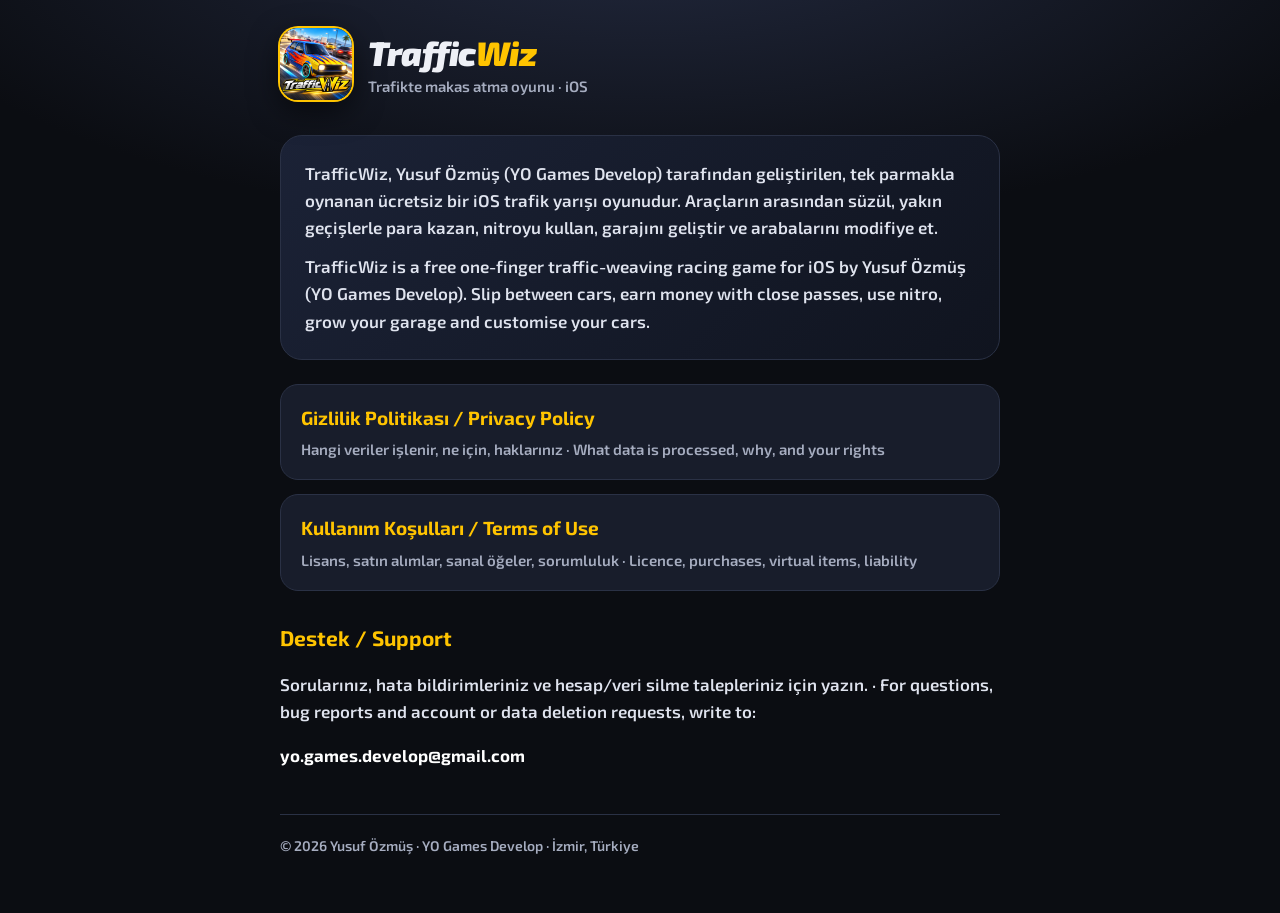
<file: index.html>
<!doctype html>
<html lang="tr">
<head>
<meta charset="utf-8">
<meta name="viewport" content="width=device-width, initial-scale=1">
<title>TrafficWiz</title>
<meta name="description" content="TrafficWiz: tek parmakla trafiğin arasından süzül, makas at, nitroyu bas. iOS için ücretsiz araba oyunu.">
<link rel="icon" type="image/png" href="favicon.png">
<link rel="apple-touch-icon" href="apple-touch-icon.png">
<link rel="stylesheet" href="style.css">
</head>
<body>
<div class="wrap">
  <header class="brand">
    <a href="index.html"><img src="icon.png" alt="TrafficWiz simgesi"></a>
    <div>
      <div class="name"><a href="index.html">Traffic<b>Wiz</b></a></div>
      <div class="sub">Trafikte makas atma oyunu · iOS</div>
    </div>
  </header>

  <div class="hero">
    <p>TrafficWiz, Yusuf Özmüş (YO Games Develop) tarafından geliştirilen, tek parmakla oynanan ücretsiz bir iOS trafik yarışı oyunudur. Araçların arasından süzül, yakın geçişlerle para kazan, nitroyu kullan, garajını geliştir ve arabalarını modifiye et.</p>
    <p>TrafficWiz is a free one-finger traffic-weaving racing game for iOS by Yusuf Özmüş (YO Games Develop). Slip between cars, earn money with close passes, use nitro, grow your garage and customise your cars.</p>
  </div>

  <div class="cards">
    <a class="card" href="privacy.html">
      <div class="t">Gizlilik Politikası / Privacy Policy</div>
      <div class="d">Hangi veriler işlenir, ne için, haklarınız · What data is processed, why, and your rights</div>
    </a>
    <a class="card" href="terms.html">
      <div class="t">Kullanım Koşulları / Terms of Use</div>
      <div class="d">Lisans, satın alımlar, sanal öğeler, sorumluluk · Licence, purchases, virtual items, liability</div>
    </a>
  </div>

  <h2>Destek / Support</h2>
  <p>Sorularınız, hata bildirimleriniz ve hesap/veri silme talepleriniz için yazın. · For questions, bug reports and account or data deletion requests, write to:</p>
  <p><a href="mailto:yo.games.develop@gmail.com"><strong>yo.games.develop@gmail.com</strong></a></p>

  <footer>© 2026 Yusuf Özmüş · YO Games Develop · İzmir, Türkiye</footer>
</div>
</body>
</html>
</file>
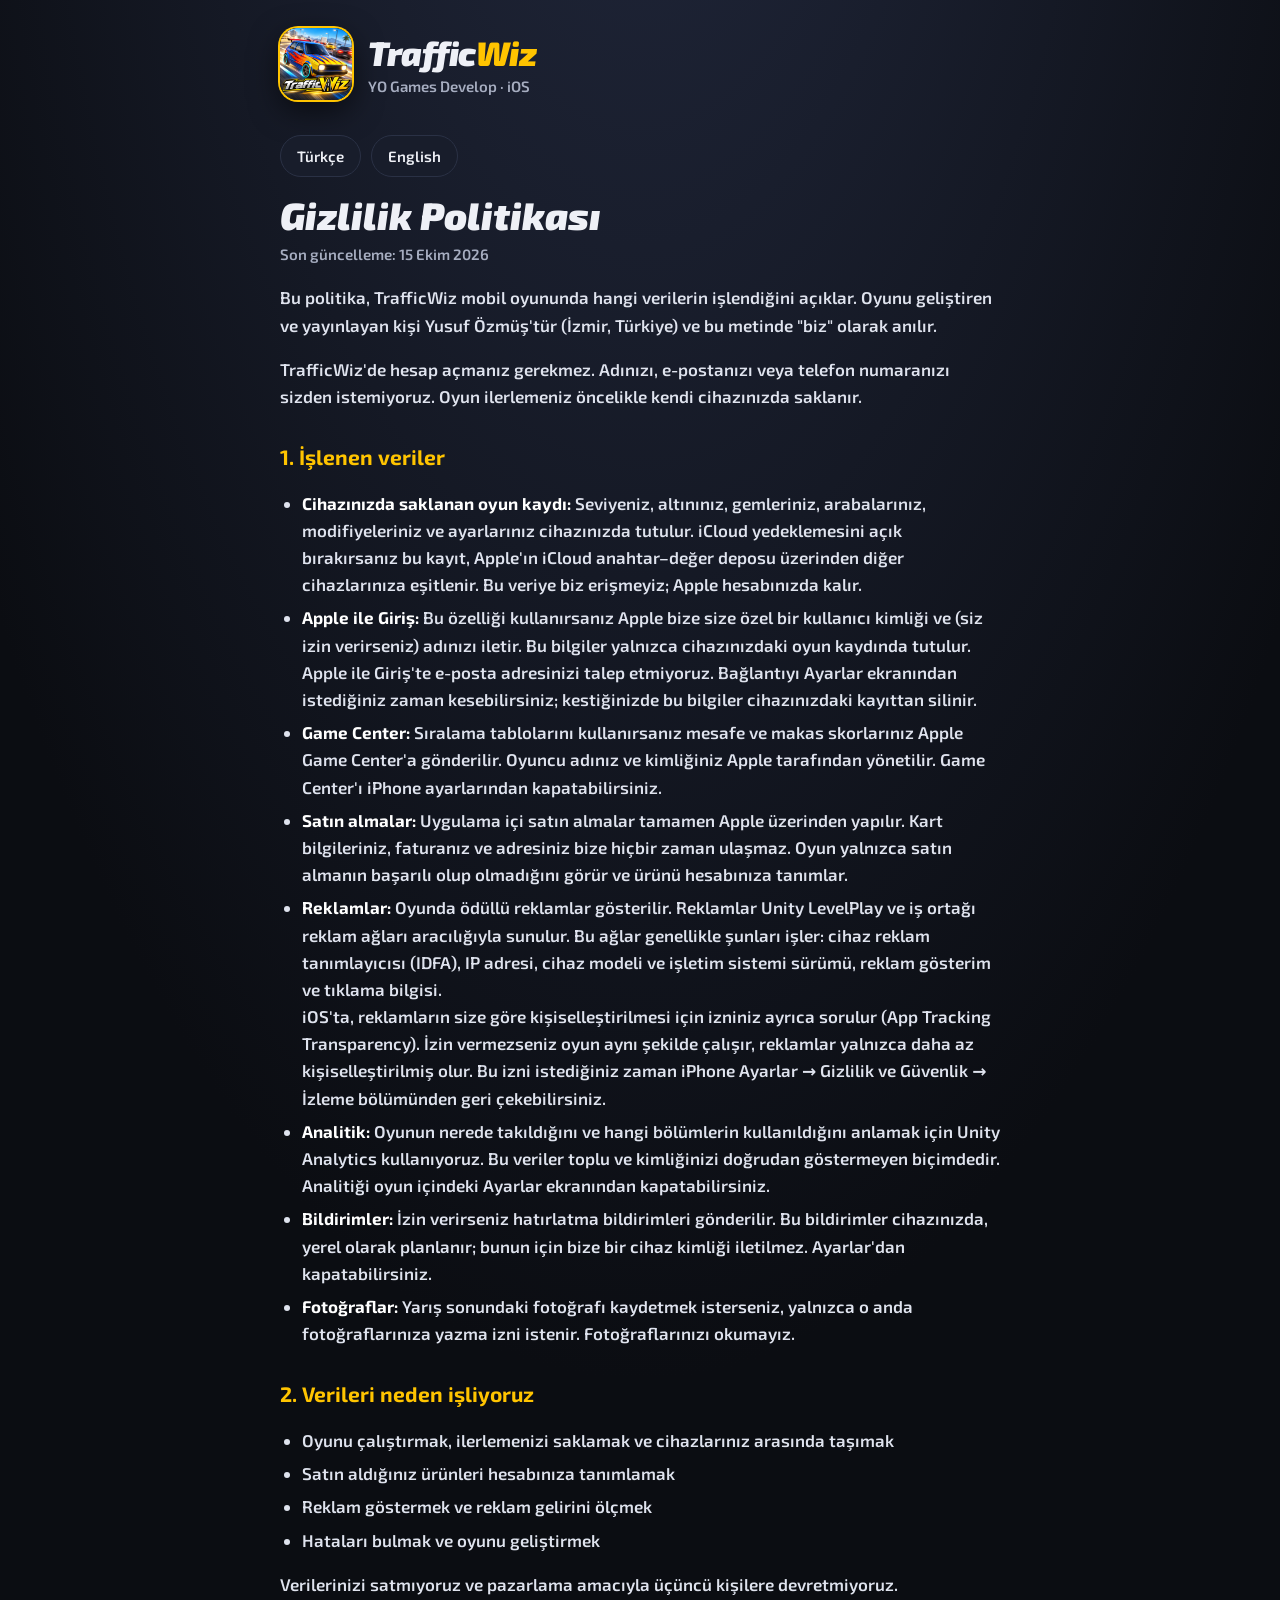
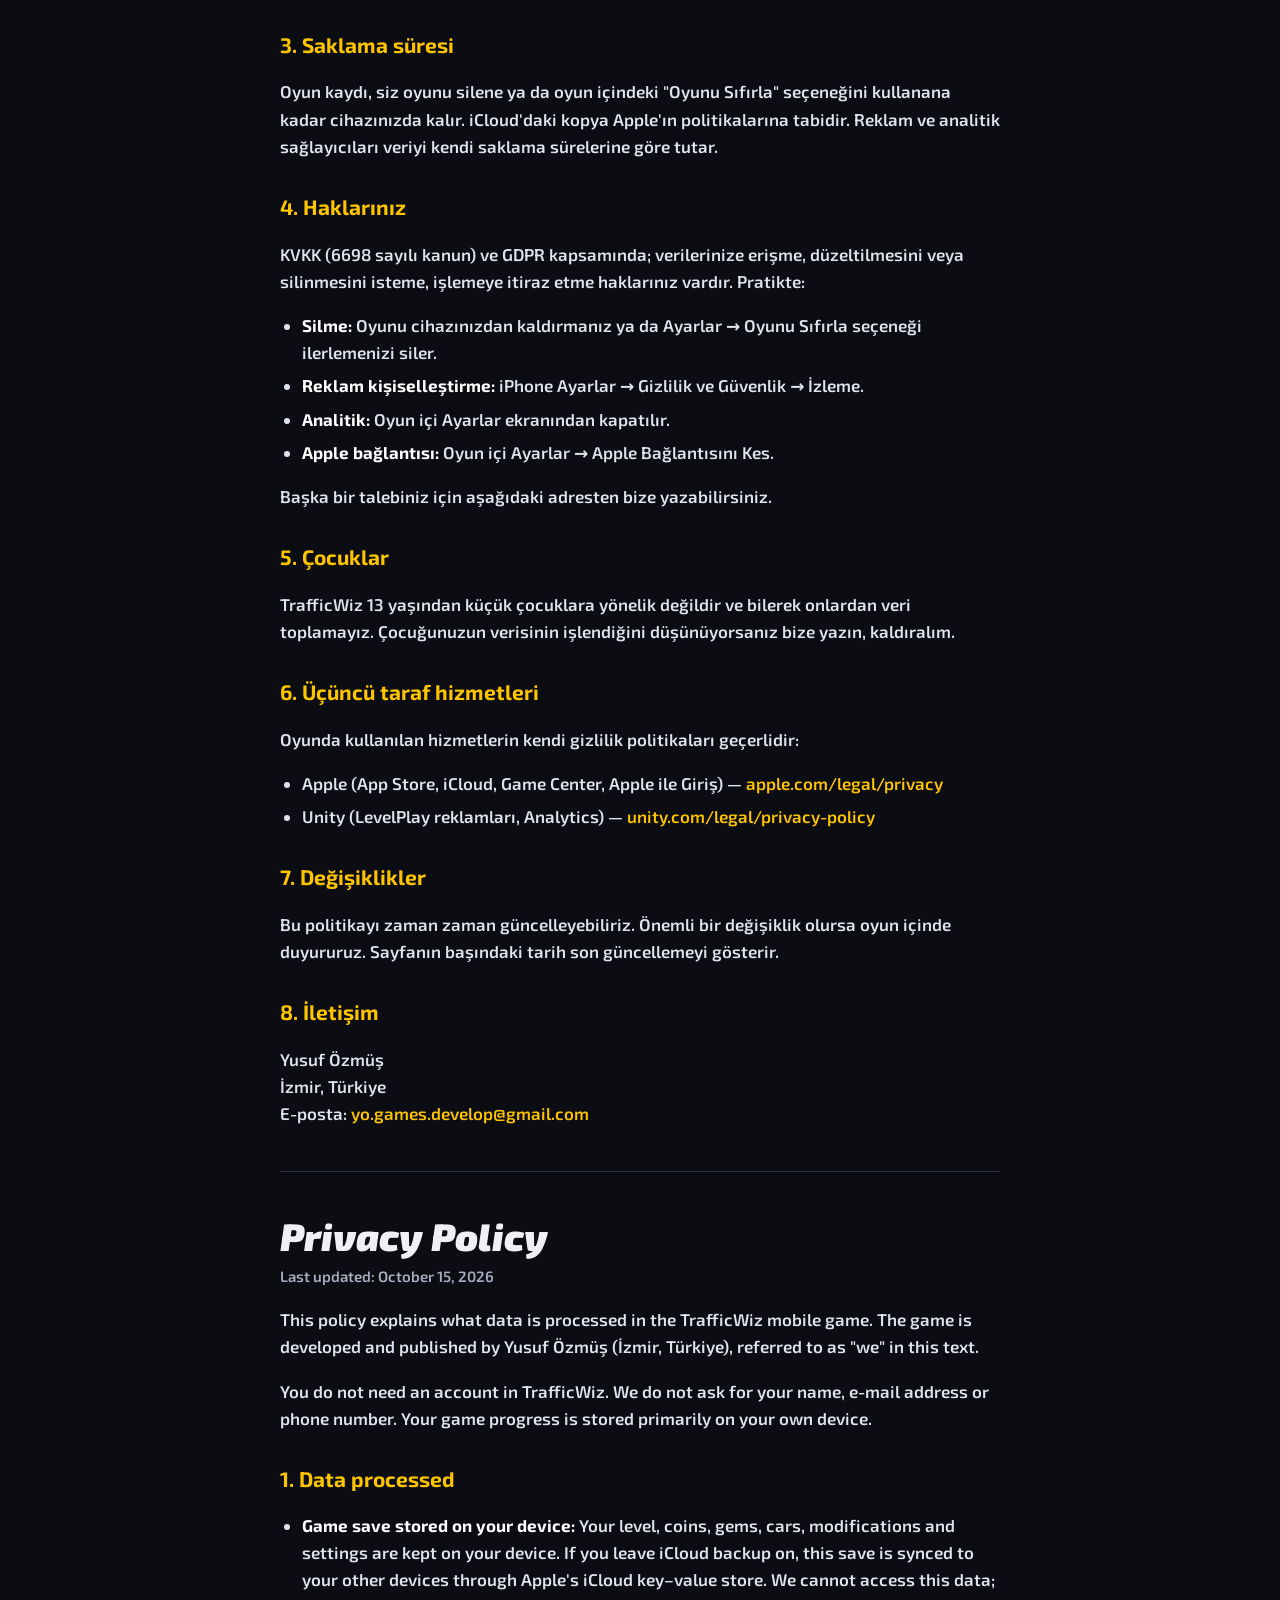
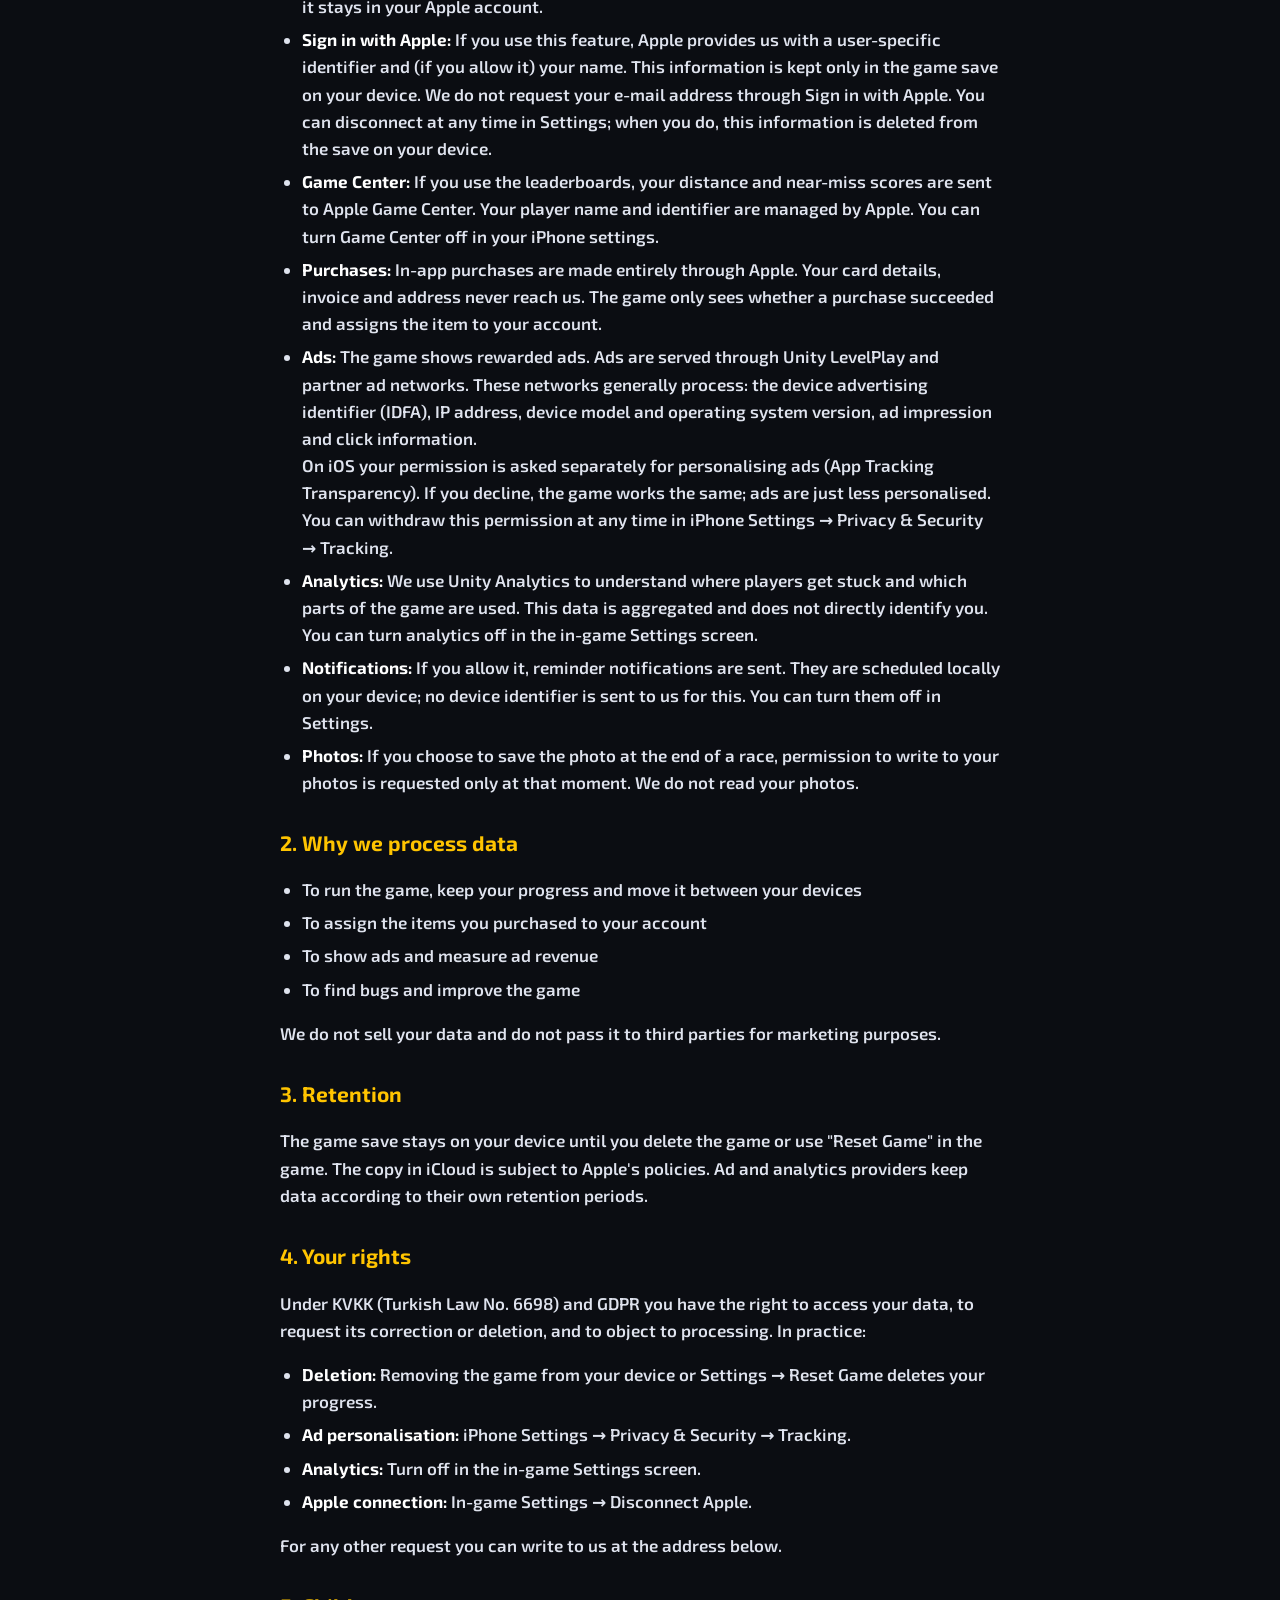
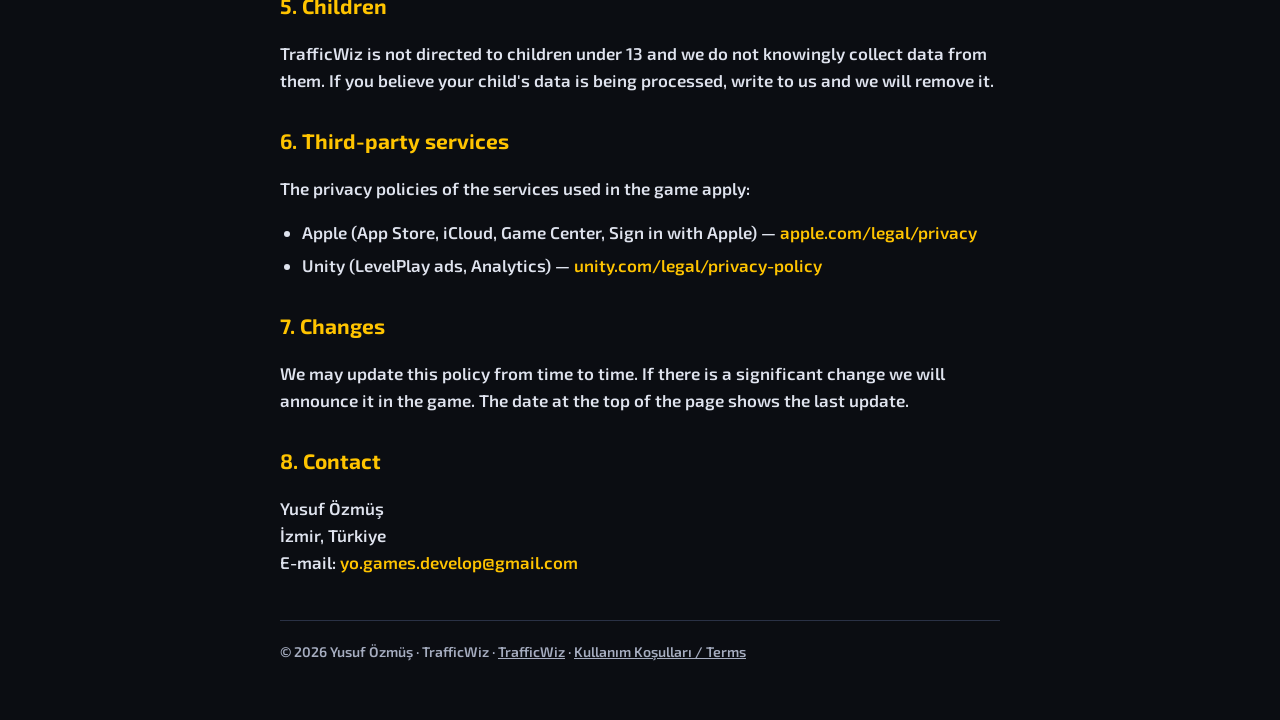
<file: privacy.html>
<!doctype html>
<html lang="tr">
<head>
<meta charset="utf-8">
<meta name="viewport" content="width=device-width, initial-scale=1">
<title>TrafficWiz · Gizlilik Politikası / Privacy Policy</title>
<link rel="icon" type="image/png" href="favicon.png">
<link rel="apple-touch-icon" href="apple-touch-icon.png">
<link rel="stylesheet" href="style.css">
</head>
<body>
<div class="wrap">
  <header class="brand">
    <a href="index.html"><img src="icon.png" alt="TrafficWiz simgesi"></a>
    <div>
      <div class="name"><a href="index.html">Traffic<b>Wiz</b></a></div>
      <div class="sub">YO Games Develop · iOS</div>
    </div>
  </header>

  <nav class="lang"><a href="#tr">Türkçe</a><a href="#en">English</a></nav>

  <section id="tr">
    <h1>Gizlilik Politikası</h1>
    <p class="meta">Son güncelleme: 15 Ekim 2026</p>
    <p>Bu politika, TrafficWiz mobil oyununda hangi verilerin işlendiğini açıklar. Oyunu geliştiren ve yayınlayan kişi Yusuf Özmüş'tür (İzmir, Türkiye) ve bu metinde "biz" olarak anılır.</p>
    <p>TrafficWiz'de hesap açmanız gerekmez. Adınızı, e-postanızı veya telefon numaranızı sizden istemiyoruz. Oyun ilerlemeniz öncelikle kendi cihazınızda saklanır.</p>

    <h2>1. İşlenen veriler</h2>
    <ul>
      <li><strong>Cihazınızda saklanan oyun kaydı:</strong> Seviyeniz, altınınız, gemleriniz, arabalarınız, modifiyeleriniz ve ayarlarınız cihazınızda tutulur. iCloud yedeklemesini açık bırakırsanız bu kayıt, Apple'ın iCloud anahtar–değer deposu üzerinden diğer cihazlarınıza eşitlenir. Bu veriye biz erişmeyiz; Apple hesabınızda kalır.</li>
      <li><strong>Apple ile Giriş:</strong> Bu özelliği kullanırsanız Apple bize size özel bir kullanıcı kimliği ve (siz izin verirseniz) adınızı iletir. Bu bilgiler yalnızca cihazınızdaki oyun kaydında tutulur. Apple ile Giriş'te e-posta adresinizi talep etmiyoruz. Bağlantıyı Ayarlar ekranından istediğiniz zaman kesebilirsiniz; kestiğinizde bu bilgiler cihazınızdaki kayıttan silinir.</li>
      <li><strong>Game Center:</strong> Sıralama tablolarını kullanırsanız mesafe ve makas skorlarınız Apple Game Center'a gönderilir. Oyuncu adınız ve kimliğiniz Apple tarafından yönetilir. Game Center'ı iPhone ayarlarından kapatabilirsiniz.</li>
      <li><strong>Satın almalar:</strong> Uygulama içi satın almalar tamamen Apple üzerinden yapılır. Kart bilgileriniz, faturanız ve adresiniz bize hiçbir zaman ulaşmaz. Oyun yalnızca satın almanın başarılı olup olmadığını görür ve ürünü hesabınıza tanımlar.</li>
      <li><strong>Reklamlar:</strong> Oyunda ödüllü reklamlar gösterilir. Reklamlar Unity LevelPlay ve iş ortağı reklam ağları aracılığıyla sunulur. Bu ağlar genellikle şunları işler: cihaz reklam tanımlayıcısı (IDFA), IP adresi, cihaz modeli ve işletim sistemi sürümü, reklam gösterim ve tıklama bilgisi.<br>iOS'ta, reklamların size göre kişiselleştirilmesi için izniniz ayrıca sorulur (App Tracking Transparency). İzin vermezseniz oyun aynı şekilde çalışır, reklamlar yalnızca daha az kişiselleştirilmiş olur. Bu izni istediğiniz zaman iPhone Ayarlar → Gizlilik ve Güvenlik → İzleme bölümünden geri çekebilirsiniz.</li>
      <li><strong>Analitik:</strong> Oyunun nerede takıldığını ve hangi bölümlerin kullanıldığını anlamak için Unity Analytics kullanıyoruz. Bu veriler toplu ve kimliğinizi doğrudan göstermeyen biçimdedir. Analitiği oyun içindeki Ayarlar ekranından kapatabilirsiniz.</li>
      <li><strong>Bildirimler:</strong> İzin verirseniz hatırlatma bildirimleri gönderilir. Bu bildirimler cihazınızda, yerel olarak planlanır; bunun için bize bir cihaz kimliği iletilmez. Ayarlar'dan kapatabilirsiniz.</li>
      <li><strong>Fotoğraflar:</strong> Yarış sonundaki fotoğrafı kaydetmek isterseniz, yalnızca o anda fotoğraflarınıza yazma izni istenir. Fotoğraflarınızı okumayız.</li>
    </ul>

    <h2>2. Verileri neden işliyoruz</h2>
    <ul>
      <li>Oyunu çalıştırmak, ilerlemenizi saklamak ve cihazlarınız arasında taşımak</li>
      <li>Satın aldığınız ürünleri hesabınıza tanımlamak</li>
      <li>Reklam göstermek ve reklam gelirini ölçmek</li>
      <li>Hataları bulmak ve oyunu geliştirmek</li>
    </ul>
    <p>Verilerinizi satmıyoruz ve pazarlama amacıyla üçüncü kişilere devretmiyoruz.</p>

    <h2>3. Saklama süresi</h2>
    <p>Oyun kaydı, siz oyunu silene ya da oyun içindeki "Oyunu Sıfırla" seçeneğini kullanana kadar cihazınızda kalır. iCloud'daki kopya Apple'ın politikalarına tabidir. Reklam ve analitik sağlayıcıları veriyi kendi saklama sürelerine göre tutar.</p>

    <h2>4. Haklarınız</h2>
    <p>KVKK (6698 sayılı kanun) ve GDPR kapsamında; verilerinize erişme, düzeltilmesini veya silinmesini isteme, işlemeye itiraz etme haklarınız vardır. Pratikte:</p>
    <ul>
      <li><strong>Silme:</strong> Oyunu cihazınızdan kaldırmanız ya da Ayarlar → Oyunu Sıfırla seçeneği ilerlemenizi siler.</li>
      <li><strong>Reklam kişiselleştirme:</strong> iPhone Ayarlar → Gizlilik ve Güvenlik → İzleme.</li>
      <li><strong>Analitik:</strong> Oyun içi Ayarlar ekranından kapatılır.</li>
      <li><strong>Apple bağlantısı:</strong> Oyun içi Ayarlar → Apple Bağlantısını Kes.</li>
    </ul>
    <p>Başka bir talebiniz için aşağıdaki adresten bize yazabilirsiniz.</p>

    <h2>5. Çocuklar</h2>
    <p>TrafficWiz 13 yaşından küçük çocuklara yönelik değildir ve bilerek onlardan veri toplamayız. Çocuğunuzun verisinin işlendiğini düşünüyorsanız bize yazın, kaldıralım.</p>

    <h2>6. Üçüncü taraf hizmetleri</h2>
    <p>Oyunda kullanılan hizmetlerin kendi gizlilik politikaları geçerlidir:</p>
    <ul>
      <li>Apple (App Store, iCloud, Game Center, Apple ile Giriş) — <a href="https://www.apple.com/legal/privacy/">apple.com/legal/privacy</a></li>
      <li>Unity (LevelPlay reklamları, Analytics) — <a href="https://unity.com/legal/privacy-policy">unity.com/legal/privacy-policy</a></li>
    </ul>

    <h2>7. Değişiklikler</h2>
    <p>Bu politikayı zaman zaman güncelleyebiliriz. Önemli bir değişiklik olursa oyun içinde duyururuz. Sayfanın başındaki tarih son güncellemeyi gösterir.</p>

    <h2>8. İletişim</h2>
    <p>Yusuf Özmüş<br>İzmir, Türkiye<br>E-posta: <a href="mailto:yo.games.develop@gmail.com">yo.games.develop@gmail.com</a></p>
  </section>

  <hr>

  <section id="en">
    <h1>Privacy Policy</h1>
    <p class="meta">Last updated: October 15, 2026</p>
    <p>This policy explains what data is processed in the TrafficWiz mobile game. The game is developed and published by Yusuf Özmüş (İzmir, Türkiye), referred to as "we" in this text.</p>
    <p>You do not need an account in TrafficWiz. We do not ask for your name, e-mail address or phone number. Your game progress is stored primarily on your own device.</p>

    <h2>1. Data processed</h2>
    <ul>
      <li><strong>Game save stored on your device:</strong> Your level, coins, gems, cars, modifications and settings are kept on your device. If you leave iCloud backup on, this save is synced to your other devices through Apple's iCloud key–value store. We cannot access this data; it stays in your Apple account.</li>
      <li><strong>Sign in with Apple:</strong> If you use this feature, Apple provides us with a user-specific identifier and (if you allow it) your name. This information is kept only in the game save on your device. We do not request your e-mail address through Sign in with Apple. You can disconnect at any time in Settings; when you do, this information is deleted from the save on your device.</li>
      <li><strong>Game Center:</strong> If you use the leaderboards, your distance and near-miss scores are sent to Apple Game Center. Your player name and identifier are managed by Apple. You can turn Game Center off in your iPhone settings.</li>
      <li><strong>Purchases:</strong> In-app purchases are made entirely through Apple. Your card details, invoice and address never reach us. The game only sees whether a purchase succeeded and assigns the item to your account.</li>
      <li><strong>Ads:</strong> The game shows rewarded ads. Ads are served through Unity LevelPlay and partner ad networks. These networks generally process: the device advertising identifier (IDFA), IP address, device model and operating system version, ad impression and click information.<br>On iOS your permission is asked separately for personalising ads (App Tracking Transparency). If you decline, the game works the same; ads are just less personalised. You can withdraw this permission at any time in iPhone Settings → Privacy &amp; Security → Tracking.</li>
      <li><strong>Analytics:</strong> We use Unity Analytics to understand where players get stuck and which parts of the game are used. This data is aggregated and does not directly identify you. You can turn analytics off in the in-game Settings screen.</li>
      <li><strong>Notifications:</strong> If you allow it, reminder notifications are sent. They are scheduled locally on your device; no device identifier is sent to us for this. You can turn them off in Settings.</li>
      <li><strong>Photos:</strong> If you choose to save the photo at the end of a race, permission to write to your photos is requested only at that moment. We do not read your photos.</li>
    </ul>

    <h2>2. Why we process data</h2>
    <ul>
      <li>To run the game, keep your progress and move it between your devices</li>
      <li>To assign the items you purchased to your account</li>
      <li>To show ads and measure ad revenue</li>
      <li>To find bugs and improve the game</li>
    </ul>
    <p>We do not sell your data and do not pass it to third parties for marketing purposes.</p>

    <h2>3. Retention</h2>
    <p>The game save stays on your device until you delete the game or use "Reset Game" in the game. The copy in iCloud is subject to Apple's policies. Ad and analytics providers keep data according to their own retention periods.</p>

    <h2>4. Your rights</h2>
    <p>Under KVKK (Turkish Law No. 6698) and GDPR you have the right to access your data, to request its correction or deletion, and to object to processing. In practice:</p>
    <ul>
      <li><strong>Deletion:</strong> Removing the game from your device or Settings → Reset Game deletes your progress.</li>
      <li><strong>Ad personalisation:</strong> iPhone Settings → Privacy &amp; Security → Tracking.</li>
      <li><strong>Analytics:</strong> Turn off in the in-game Settings screen.</li>
      <li><strong>Apple connection:</strong> In-game Settings → Disconnect Apple.</li>
    </ul>
    <p>For any other request you can write to us at the address below.</p>

    <h2>5. Children</h2>
    <p>TrafficWiz is not directed to children under 13 and we do not knowingly collect data from them. If you believe your child's data is being processed, write to us and we will remove it.</p>

    <h2>6. Third-party services</h2>
    <p>The privacy policies of the services used in the game apply:</p>
    <ul>
      <li>Apple (App Store, iCloud, Game Center, Sign in with Apple) — <a href="https://www.apple.com/legal/privacy/">apple.com/legal/privacy</a></li>
      <li>Unity (LevelPlay ads, Analytics) — <a href="https://unity.com/legal/privacy-policy">unity.com/legal/privacy-policy</a></li>
    </ul>

    <h2>7. Changes</h2>
    <p>We may update this policy from time to time. If there is a significant change we will announce it in the game. The date at the top of the page shows the last update.</p>

    <h2>8. Contact</h2>
    <p>Yusuf Özmüş<br>İzmir, Türkiye<br>E-mail: <a href="mailto:yo.games.develop@gmail.com">yo.games.develop@gmail.com</a></p>
  </section>

  <footer>© 2026 Yusuf Özmüş · TrafficWiz · <a href="index.html">TrafficWiz</a> · <a href="terms.html">Kullanım Koşulları / Terms</a></footer>
</div>
</body>
</html>
</file>
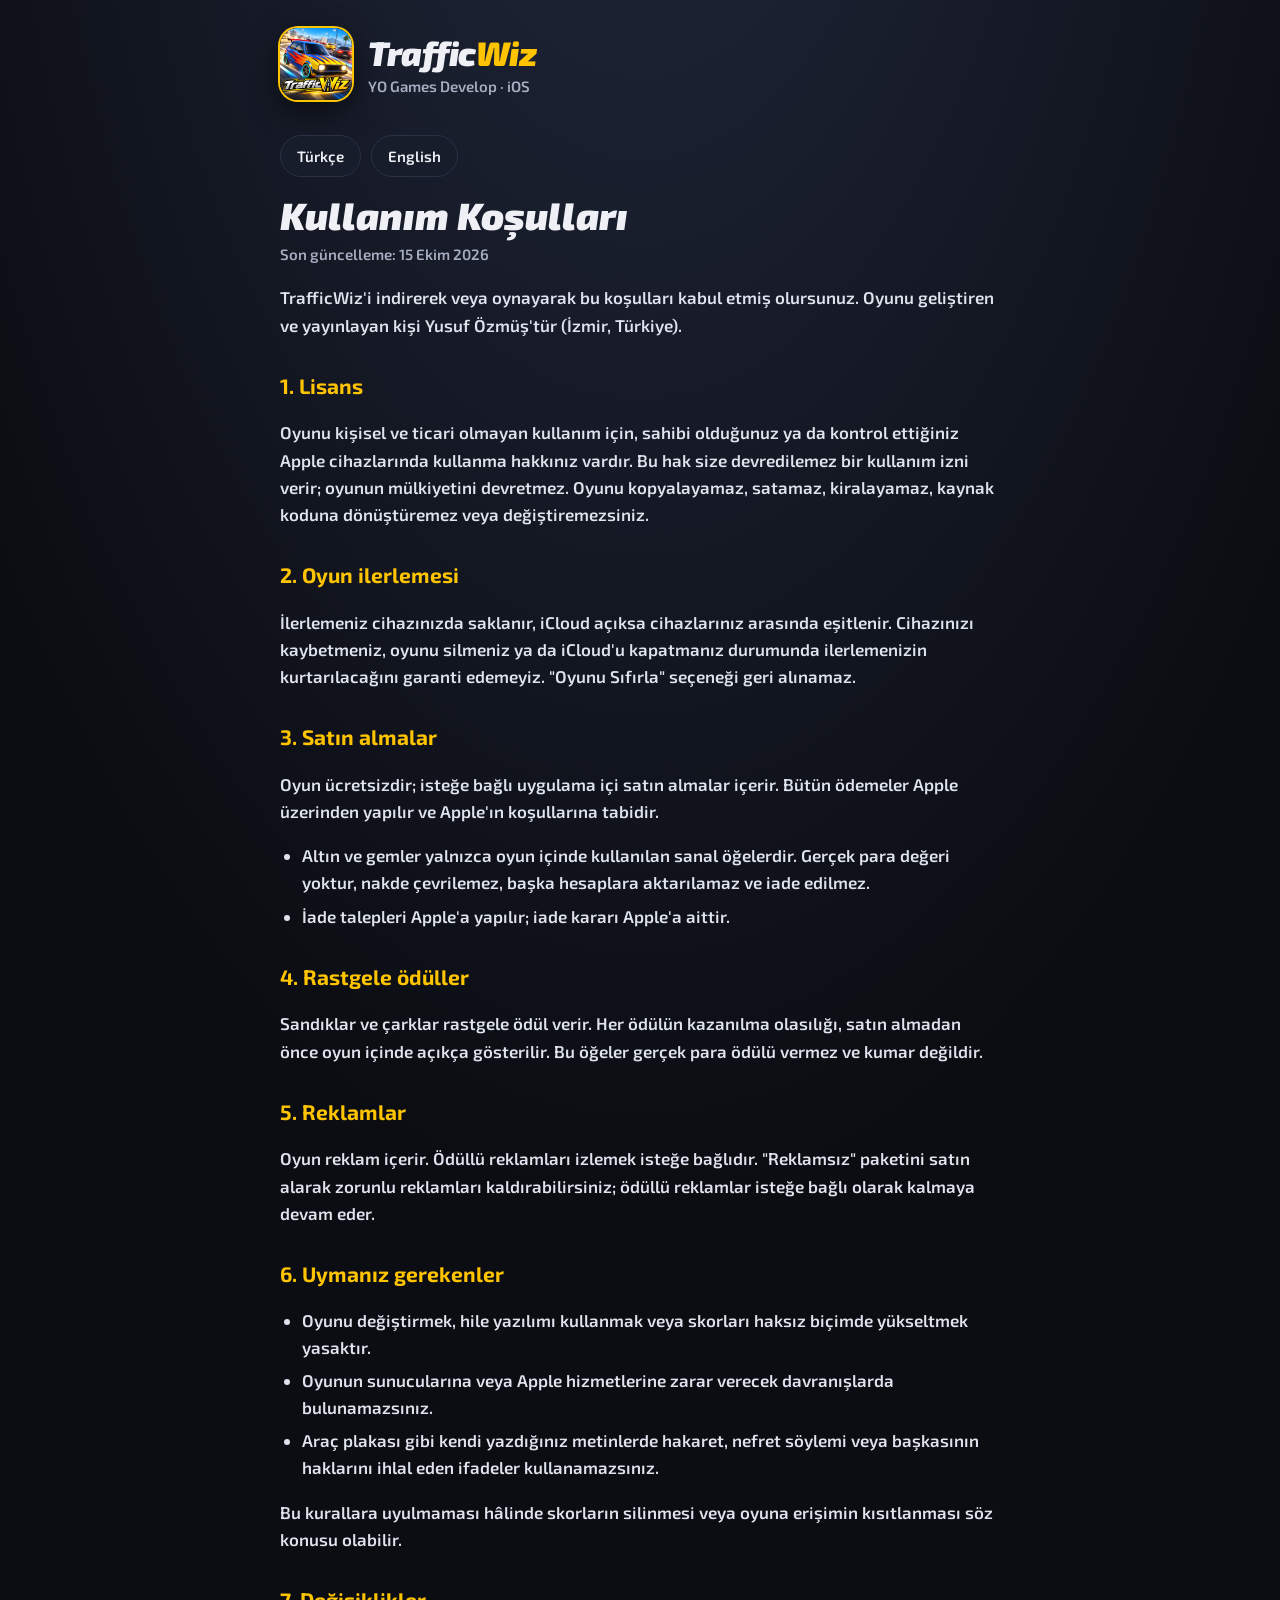
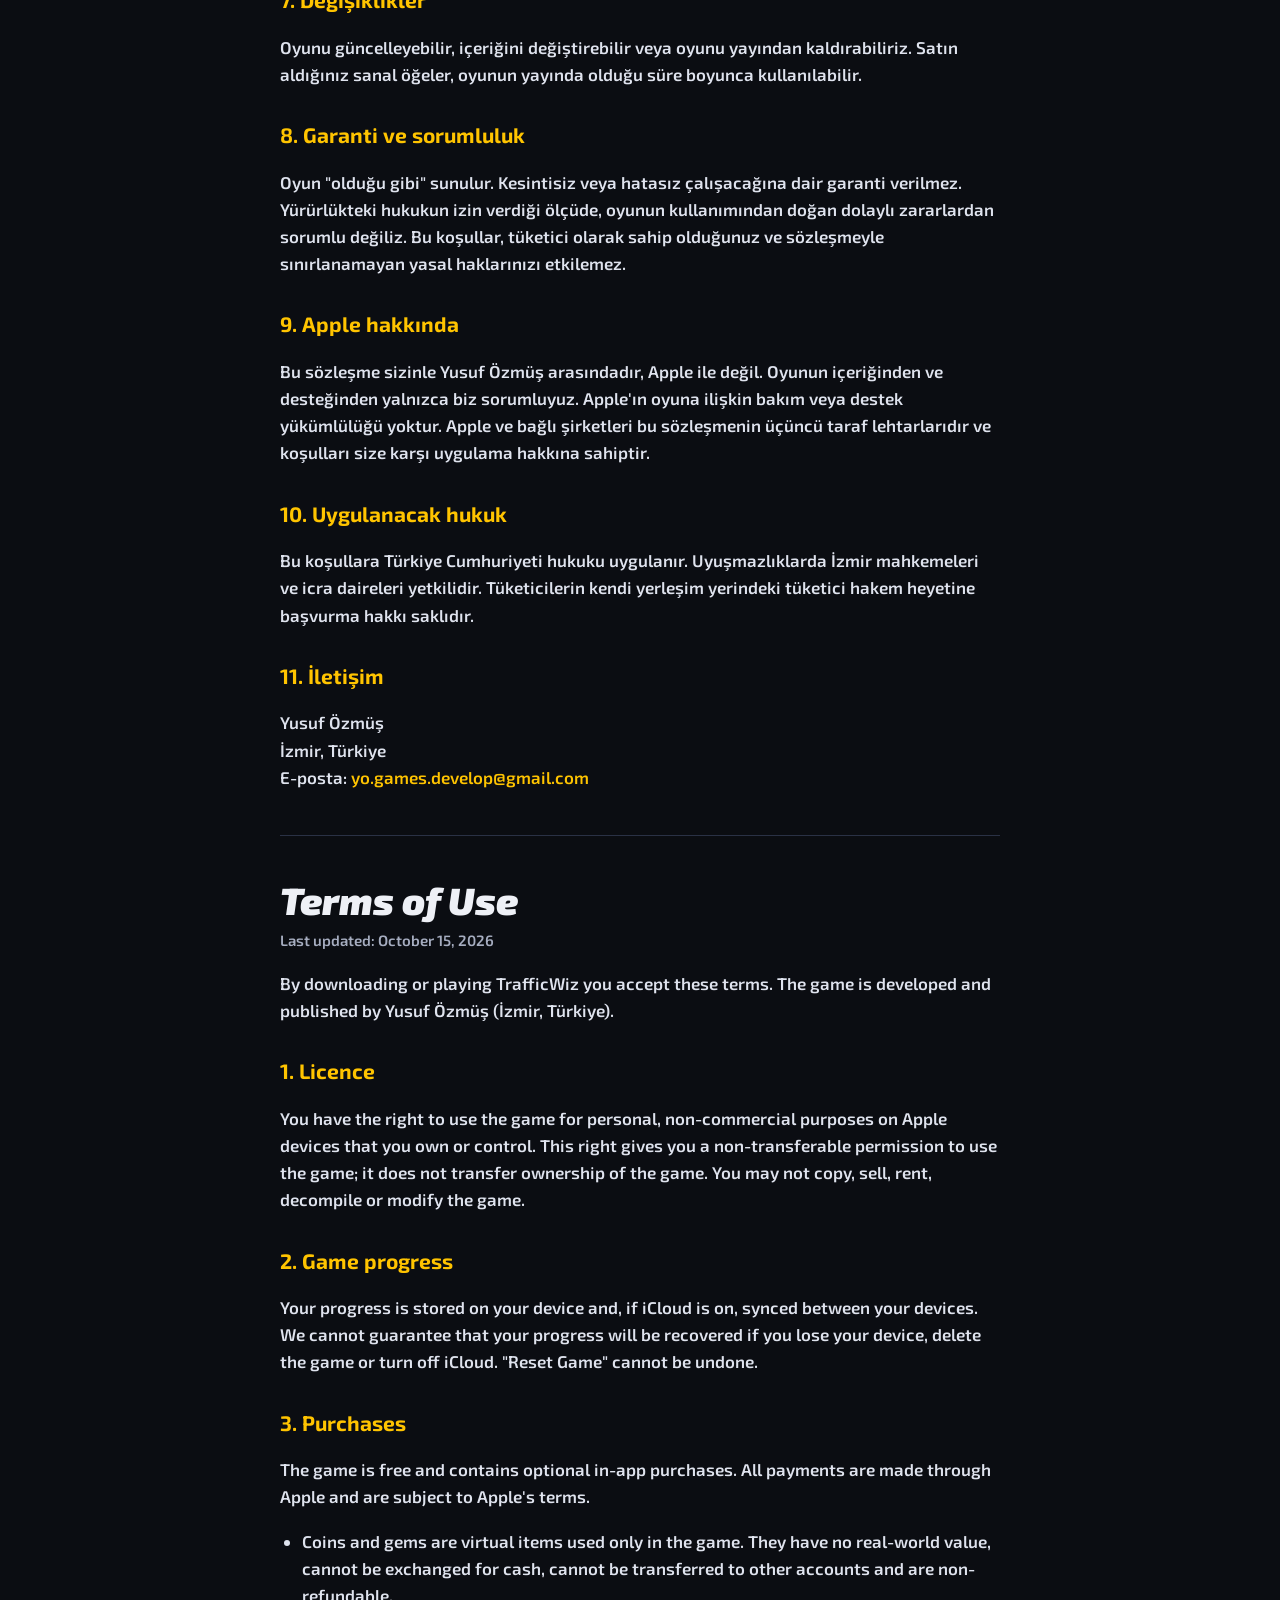
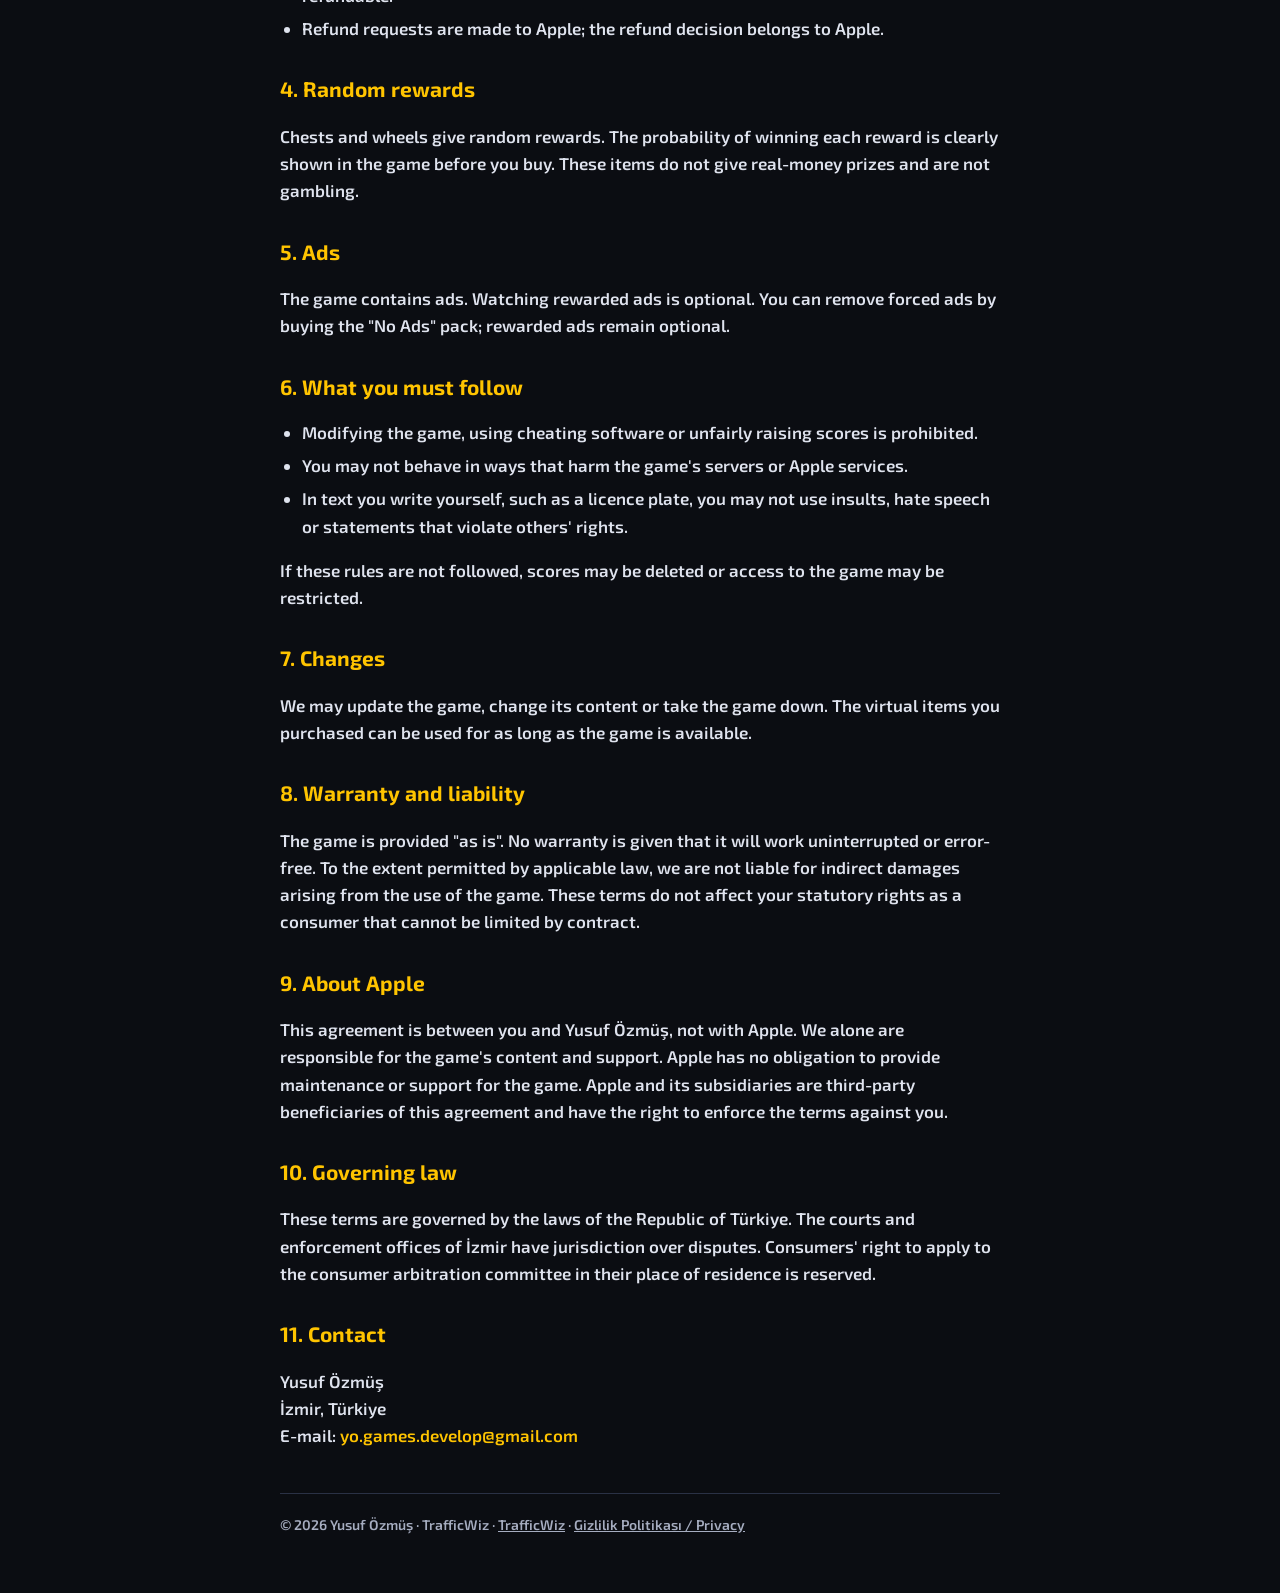
<file: terms.html>
<!doctype html>
<html lang="tr">
<head>
<meta charset="utf-8">
<meta name="viewport" content="width=device-width, initial-scale=1">
<title>TrafficWiz · Kullanım Koşulları / Terms of Use</title>
<link rel="icon" type="image/png" href="favicon.png">
<link rel="apple-touch-icon" href="apple-touch-icon.png">
<link rel="stylesheet" href="style.css">
</head>
<body>
<div class="wrap">
  <header class="brand">
    <a href="index.html"><img src="icon.png" alt="TrafficWiz simgesi"></a>
    <div>
      <div class="name"><a href="index.html">Traffic<b>Wiz</b></a></div>
      <div class="sub">YO Games Develop · iOS</div>
    </div>
  </header>

  <nav class="lang"><a href="#tr">Türkçe</a><a href="#en">English</a></nav>

  <section id="tr">
    <h1>Kullanım Koşulları</h1>
    <p class="meta">Son güncelleme: 15 Ekim 2026</p>
    <p>TrafficWiz'i indirerek veya oynayarak bu koşulları kabul etmiş olursunuz. Oyunu geliştiren ve yayınlayan kişi Yusuf Özmüş'tür (İzmir, Türkiye).</p>

    <h2>1. Lisans</h2>
    <p>Oyunu kişisel ve ticari olmayan kullanım için, sahibi olduğunuz ya da kontrol ettiğiniz Apple cihazlarında kullanma hakkınız vardır. Bu hak size devredilemez bir kullanım izni verir; oyunun mülkiyetini devretmez. Oyunu kopyalayamaz, satamaz, kiralayamaz, kaynak koduna dönüştüremez veya değiştiremezsiniz.</p>

    <h2>2. Oyun ilerlemesi</h2>
    <p>İlerlemeniz cihazınızda saklanır, iCloud açıksa cihazlarınız arasında eşitlenir. Cihazınızı kaybetmeniz, oyunu silmeniz ya da iCloud'u kapatmanız durumunda ilerlemenizin kurtarılacağını garanti edemeyiz. "Oyunu Sıfırla" seçeneği geri alınamaz.</p>

    <h2>3. Satın almalar</h2>
    <p>Oyun ücretsizdir; isteğe bağlı uygulama içi satın almalar içerir. Bütün ödemeler Apple üzerinden yapılır ve Apple'ın koşullarına tabidir.</p>
    <ul>
      <li>Altın ve gemler yalnızca oyun içinde kullanılan sanal öğelerdir. Gerçek para değeri yoktur, nakde çevrilemez, başka hesaplara aktarılamaz ve iade edilmez.</li>
      <li>İade talepleri Apple'a yapılır; iade kararı Apple'a aittir.</li>
    </ul>

    <h2>4. Rastgele ödüller</h2>
    <p>Sandıklar ve çarklar rastgele ödül verir. Her ödülün kazanılma olasılığı, satın almadan önce oyun içinde açıkça gösterilir. Bu öğeler gerçek para ödülü vermez ve kumar değildir.</p>

    <h2>5. Reklamlar</h2>
    <p>Oyun reklam içerir. Ödüllü reklamları izlemek isteğe bağlıdır. "Reklamsız" paketini satın alarak zorunlu reklamları kaldırabilirsiniz; ödüllü reklamlar isteğe bağlı olarak kalmaya devam eder.</p>

    <h2>6. Uymanız gerekenler</h2>
    <ul>
      <li>Oyunu değiştirmek, hile yazılımı kullanmak veya skorları haksız biçimde yükseltmek yasaktır.</li>
      <li>Oyunun sunucularına veya Apple hizmetlerine zarar verecek davranışlarda bulunamazsınız.</li>
      <li>Araç plakası gibi kendi yazdığınız metinlerde hakaret, nefret söylemi veya başkasının haklarını ihlal eden ifadeler kullanamazsınız.</li>
    </ul>
    <p>Bu kurallara uyulmaması hâlinde skorların silinmesi veya oyuna erişimin kısıtlanması söz konusu olabilir.</p>

    <h2>7. Değişiklikler</h2>
    <p>Oyunu güncelleyebilir, içeriğini değiştirebilir veya oyunu yayından kaldırabiliriz. Satın aldığınız sanal öğeler, oyunun yayında olduğu süre boyunca kullanılabilir.</p>

    <h2>8. Garanti ve sorumluluk</h2>
    <p>Oyun "olduğu gibi" sunulur. Kesintisiz veya hatasız çalışacağına dair garanti verilmez. Yürürlükteki hukukun izin verdiği ölçüde, oyunun kullanımından doğan dolaylı zararlardan sorumlu değiliz. Bu koşullar, tüketici olarak sahip olduğunuz ve sözleşmeyle sınırlanamayan yasal haklarınızı etkilemez.</p>

    <h2>9. Apple hakkında</h2>
    <p>Bu sözleşme sizinle Yusuf Özmüş arasındadır, Apple ile değil. Oyunun içeriğinden ve desteğinden yalnızca biz sorumluyuz. Apple'ın oyuna ilişkin bakım veya destek yükümlülüğü yoktur. Apple ve bağlı şirketleri bu sözleşmenin üçüncü taraf lehtarlarıdır ve koşulları size karşı uygulama hakkına sahiptir.</p>

    <h2>10. Uygulanacak hukuk</h2>
    <p>Bu koşullara Türkiye Cumhuriyeti hukuku uygulanır. Uyuşmazlıklarda İzmir mahkemeleri ve icra daireleri yetkilidir. Tüketicilerin kendi yerleşim yerindeki tüketici hakem heyetine başvurma hakkı saklıdır.</p>

    <h2>11. İletişim</h2>
    <p>Yusuf Özmüş<br>İzmir, Türkiye<br>E-posta: <a href="mailto:yo.games.develop@gmail.com">yo.games.develop@gmail.com</a></p>
  </section>

  <hr>

  <section id="en">
    <h1>Terms of Use</h1>
    <p class="meta">Last updated: October 15, 2026</p>
    <p>By downloading or playing TrafficWiz you accept these terms. The game is developed and published by Yusuf Özmüş (İzmir, Türkiye).</p>

    <h2>1. Licence</h2>
    <p>You have the right to use the game for personal, non-commercial purposes on Apple devices that you own or control. This right gives you a non-transferable permission to use the game; it does not transfer ownership of the game. You may not copy, sell, rent, decompile or modify the game.</p>

    <h2>2. Game progress</h2>
    <p>Your progress is stored on your device and, if iCloud is on, synced between your devices. We cannot guarantee that your progress will be recovered if you lose your device, delete the game or turn off iCloud. "Reset Game" cannot be undone.</p>

    <h2>3. Purchases</h2>
    <p>The game is free and contains optional in-app purchases. All payments are made through Apple and are subject to Apple's terms.</p>
    <ul>
      <li>Coins and gems are virtual items used only in the game. They have no real-world value, cannot be exchanged for cash, cannot be transferred to other accounts and are non-refundable.</li>
      <li>Refund requests are made to Apple; the refund decision belongs to Apple.</li>
    </ul>

    <h2>4. Random rewards</h2>
    <p>Chests and wheels give random rewards. The probability of winning each reward is clearly shown in the game before you buy. These items do not give real-money prizes and are not gambling.</p>

    <h2>5. Ads</h2>
    <p>The game contains ads. Watching rewarded ads is optional. You can remove forced ads by buying the "No Ads" pack; rewarded ads remain optional.</p>

    <h2>6. What you must follow</h2>
    <ul>
      <li>Modifying the game, using cheating software or unfairly raising scores is prohibited.</li>
      <li>You may not behave in ways that harm the game's servers or Apple services.</li>
      <li>In text you write yourself, such as a licence plate, you may not use insults, hate speech or statements that violate others' rights.</li>
    </ul>
    <p>If these rules are not followed, scores may be deleted or access to the game may be restricted.</p>

    <h2>7. Changes</h2>
    <p>We may update the game, change its content or take the game down. The virtual items you purchased can be used for as long as the game is available.</p>

    <h2>8. Warranty and liability</h2>
    <p>The game is provided "as is". No warranty is given that it will work uninterrupted or error-free. To the extent permitted by applicable law, we are not liable for indirect damages arising from the use of the game. These terms do not affect your statutory rights as a consumer that cannot be limited by contract.</p>

    <h2>9. About Apple</h2>
    <p>This agreement is between you and Yusuf Özmüş, not with Apple. We alone are responsible for the game's content and support. Apple has no obligation to provide maintenance or support for the game. Apple and its subsidiaries are third-party beneficiaries of this agreement and have the right to enforce the terms against you.</p>

    <h2>10. Governing law</h2>
    <p>These terms are governed by the laws of the Republic of Türkiye. The courts and enforcement offices of İzmir have jurisdiction over disputes. Consumers' right to apply to the consumer arbitration committee in their place of residence is reserved.</p>

    <h2>11. Contact</h2>
    <p>Yusuf Özmüş<br>İzmir, Türkiye<br>E-mail: <a href="mailto:yo.games.develop@gmail.com">yo.games.develop@gmail.com</a></p>
  </section>

  <footer>© 2026 Yusuf Özmüş · TrafficWiz · <a href="index.html">TrafficWiz</a> · <a href="privacy.html">Gizlilik Politikası / Privacy</a></footer>
</div>
</body>
</html>
</file>
<file: style.css>
@font-face{font-family:"Exo 2";font-weight:600;font-style:normal;font-display:swap;src:url("fonts/Exo2-SemiBold.ttf") format("truetype")}
@font-face{font-family:"Exo 2";font-weight:700;font-style:normal;font-display:swap;src:url("fonts/Exo2-Bold.ttf") format("truetype")}
@font-face{font-family:"Exo 2";font-weight:900;font-style:italic;font-display:swap;src:url("fonts/Exo2-BlackItalic.ttf") format("truetype")}

:root{
  --bg:#0b0d12;
  --bg2:#141824;
  --panel:#181d2b;
  --line:#2a3145;
  --text:#eef0f6;
  --dim:#a6adc0;
  --accent:#ffc400;
  --accent-dark:#1a1400;
  --blue:#3c8cff;
}
*{box-sizing:border-box}
html{scroll-behavior:smooth}
body{
  margin:0;
  background:radial-gradient(ellipse 90% 50% at 50% -10%,#232a40 0%,var(--bg) 70%) no-repeat,var(--bg);
  color:var(--text);
  font-family:"Exo 2",system-ui,-apple-system,"Segoe UI",sans-serif;
  font-weight:600;
  line-height:1.6;
  -webkit-text-size-adjust:100%;
}
.wrap{max-width:760px;margin:0 auto;padding:28px 20px 56px}
a{color:var(--accent);text-decoration:none}
a:hover{text-decoration:underline}

header.brand{display:flex;align-items:center;gap:16px;margin-bottom:28px}
header.brand img{width:72px;height:72px;border-radius:18px;box-shadow:0 0 0 2px var(--accent),0 10px 30px rgba(0,0,0,.6)}
header.brand .name{font-weight:900;font-style:italic;font-size:34px;line-height:1;color:var(--text);letter-spacing:-.5px}
header.brand .name b{color:var(--accent);font-weight:900}
header.brand .sub{color:var(--dim);font-size:15px;margin-top:4px}
header.brand a{color:inherit;text-decoration:none}

.lang{display:flex;gap:10px;margin:0 0 18px}
.lang a{padding:8px 16px;border:1px solid var(--line);border-radius:999px;color:var(--text);background:var(--panel);font-size:15px}
.lang a:hover{border-color:var(--accent);text-decoration:none}

h1{font-weight:900;font-style:italic;font-size:38px;line-height:1.1;margin:8px 0 6px}
h2{font-weight:700;font-size:21px;margin:30px 0 8px;color:var(--accent)}
p,li{font-size:17px;color:#dfe3ee}
ul{padding-left:22px}
li{margin:6px 0}
strong{color:#fff;font-weight:700}
.meta{color:var(--dim);font-size:15px;margin:0 0 18px}
hr{border:0;border-top:1px solid var(--line);margin:44px 0}

.hero{background:linear-gradient(135deg,#1b2236 0%,#10141f 100%);border:1px solid var(--line);border-radius:22px;padding:24px;margin:0 0 24px}
.hero p{margin:0 0 12px}
.hero p:last-child{margin:0}

.cards{display:grid;gap:14px;margin:0 0 8px}
.card{display:block;background:var(--panel);border:1px solid var(--line);border-radius:18px;padding:18px 20px;color:var(--text);transition:border-color .15s,transform .15s}
.card:hover{border-color:var(--accent);transform:translateY(-2px);text-decoration:none}
.card .t{font-weight:700;font-size:19px;color:var(--accent)}
.card .d{color:var(--dim);font-size:15px;margin-top:4px}

.btn{display:inline-block;margin-top:8px;padding:14px 26px;border-radius:14px;background:var(--accent);color:var(--accent-dark);font-weight:700;font-size:18px}
.btn:hover{text-decoration:none;filter:brightness(1.08)}

footer{margin-top:44px;padding-top:20px;border-top:1px solid var(--line);color:var(--dim);font-size:14px}
footer a{color:var(--dim);text-decoration:underline}

@media (max-width:520px){
  h1{font-size:31px}
  header.brand img{width:60px;height:60px}
  header.brand .name{font-size:29px}
}
</file>
